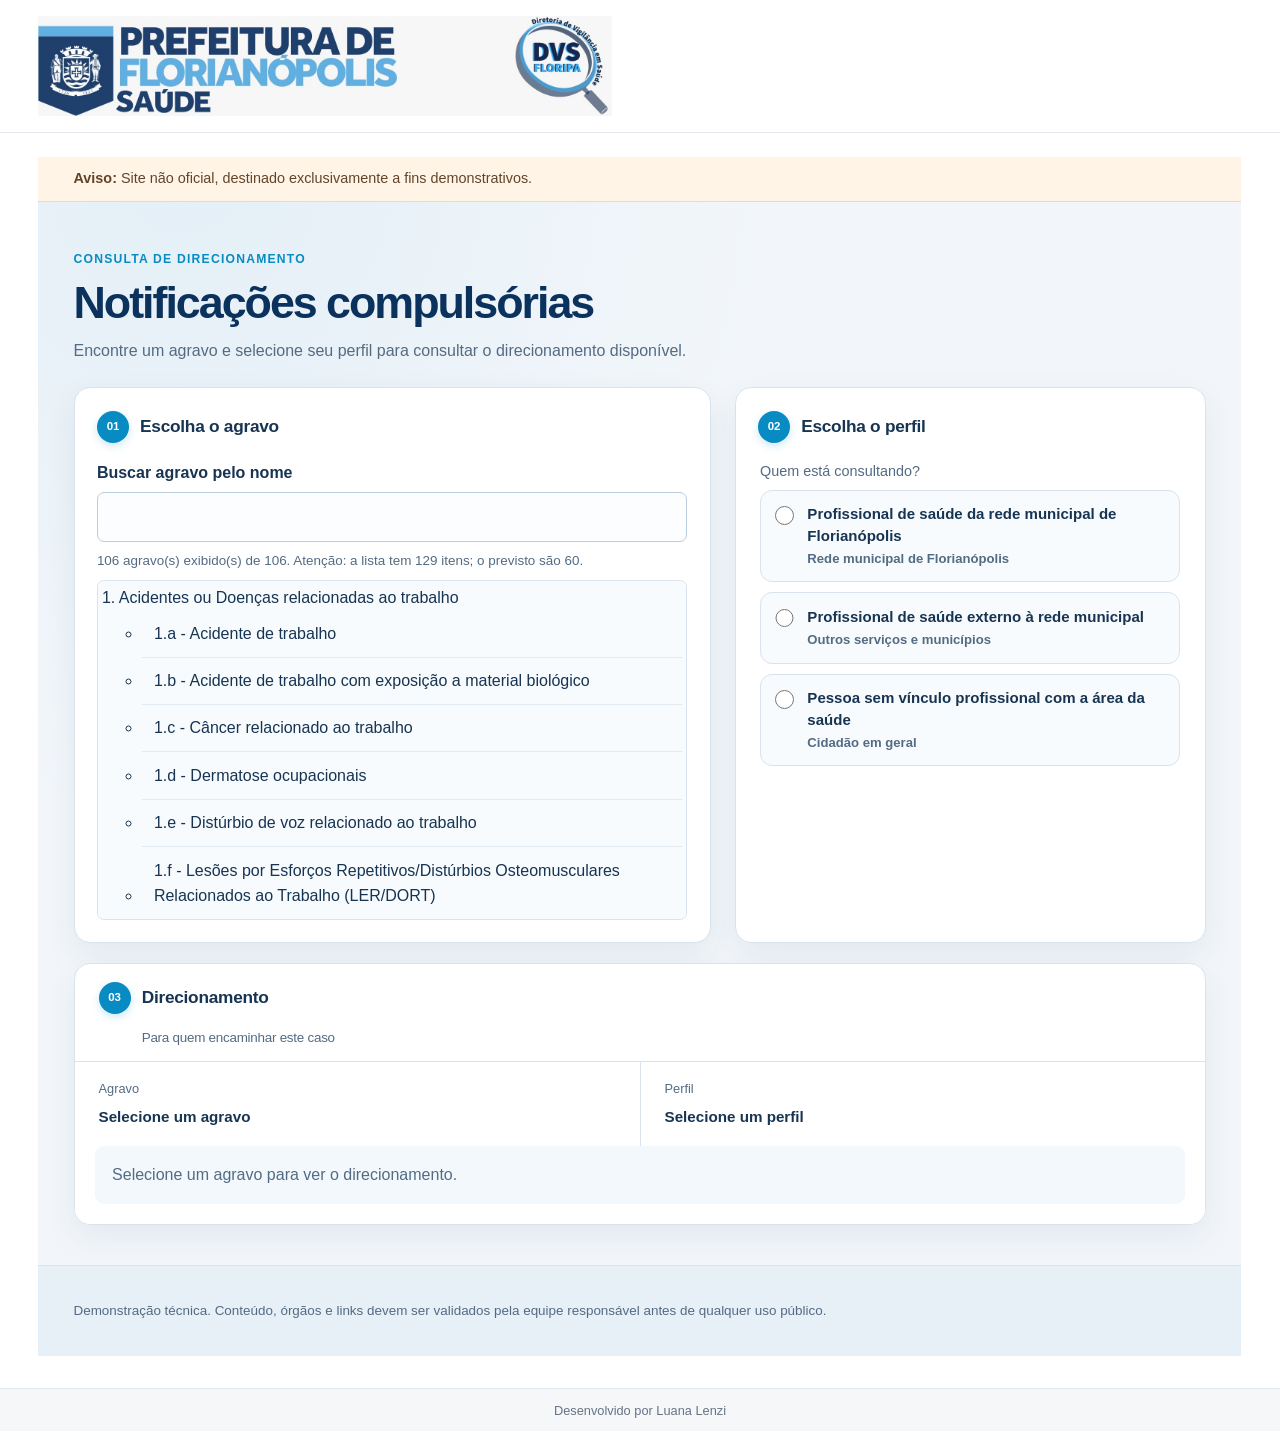
<file: public/index.html>
<!doctype html>
<html lang="pt-BR">
<head>
  <meta charset="utf-8">
  <meta name="viewport" content="width=device-width, initial-scale=1">
  <meta http-equiv="Content-Security-Policy" content="default-src 'self'; script-src 'self'; style-src 'self'; img-src 'self' data:; connect-src 'self'; base-uri 'none'; form-action 'none'; object-src 'none'">
  <meta name="referrer" content="strict-origin-when-cross-origin">
  <title>Notificações compulsórias — Demonstração</title>
  <link rel="stylesheet" href="css/portal.css?v=20261022-logo-unico">
</head>
<body>
  <header class="portal-capa" aria-label="Identificação institucional">
    <img src="images/logo-prefeitura-saude-dvs.png" alt="Prefeitura de Florianópolis Saúde e Diretoria de Vigilância em Saúde — DVS Floripa">
  </header>

  <main id="conteudo" class="portal-conteudo" tabindex="-1">
    <iframe
      id="aplicacao-notificacao"
      class="portal-aplicacao"
      title="Aplicação de Notificação Compulsória"
      src="notificacao.html?v=20261028-email-saude-trab"
      scrolling="no"></iframe>
  </main>

  <footer class="portal-rodape">
    <p>Desenvolvido por Luana Lenzi</p>
  </footer>

  <script src="js/portal.js?v=20261028-email-saude-trab" defer></script>
</body>
</html>
</file>
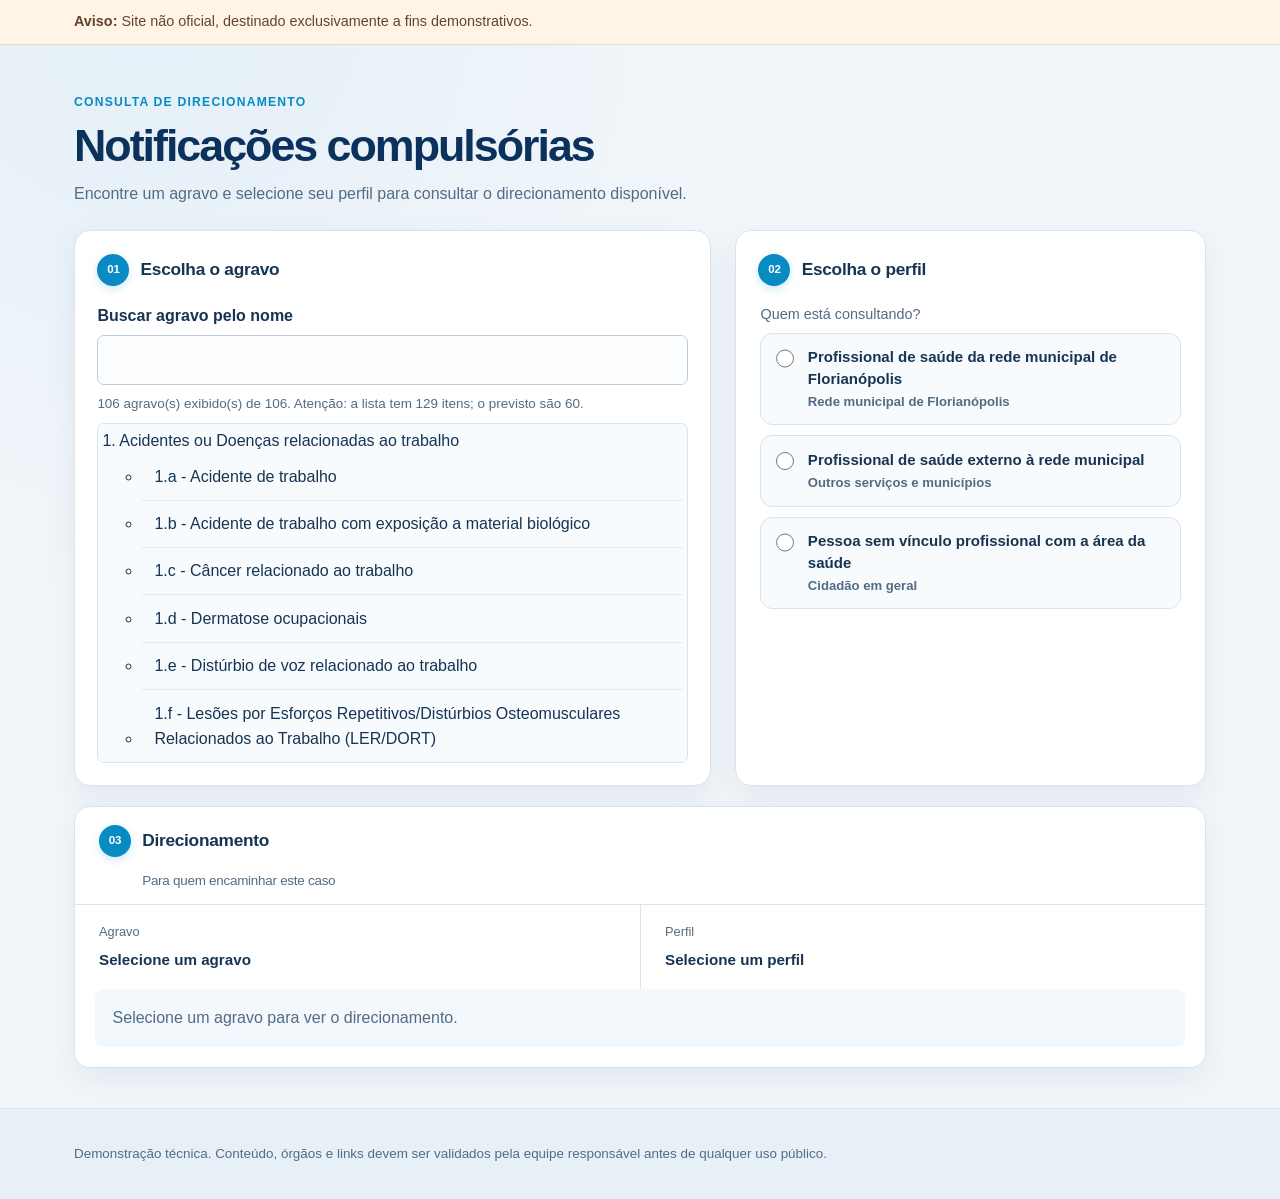
<file: public/notificacao.html>
<!doctype html>
<html lang="pt-BR">
<head>
  <meta charset="utf-8">
  <meta name="viewport" content="width=device-width, initial-scale=1">
  <meta http-equiv="Content-Security-Policy" content="default-src 'self'; script-src 'self'; style-src 'self'; img-src 'self' data:; connect-src 'self'; base-uri 'none'; form-action 'none'; object-src 'none'">
  <meta name="referrer" content="strict-origin-when-cross-origin">
  <title>Notificação Compulsória — Vigilância em Saúde (DEMONSTRAÇÃO)</title>
  <link rel="stylesheet" href="css/styles.css?v=20261028-email-saude-trab">
  <link rel="stylesheet" href="css/formulario-acidente.css?v=20261028-email-saude-trab">
</head>
<body>
  <a class="pular" href="#principal">Pular para o conteúdo</a>

  <div class="aviso" role="note">
    <div class="wrap">
      <strong>Aviso:</strong> Site não oficial, destinado exclusivamente a fins demonstrativos.
    </div>
  </div>

  <main id="principal" class="wrap">
    <div class="introducao">
      <p class="sobretitulo">Consulta de direcionamento</p>
      <h1>Notificações compulsórias</h1>
      <p>Encontre um agravo e selecione seu perfil para consultar o direcionamento disponível.</p>
    </div>

    <section aria-labelledby="h-agravo">
      <h2 id="h-agravo"><span class="etapa" aria-hidden="true">01</span> Escolha o agravo</h2>
      <label for="busca">Buscar agravo pelo nome</label>
      <input id="busca" type="search" autocomplete="off" aria-describedby="busca-status">
      <p id="busca-status" role="status"></p>
      <ul id="lista-agravos" class="lista-agravos" aria-label="Lista de agravos"></ul>
      <div id="conceito-agravo" class="conceito-agravo" role="tooltip" hidden></div>
    </section>

    <section aria-labelledby="h-perfil">
      <h2 id="h-perfil"><span class="etapa" aria-hidden="true">02</span> Escolha o perfil</h2>
      <fieldset>
        <legend>Quem está consultando?</legend>
        <div id="perfis"></div>
      </fieldset>
    </section>

    <section aria-labelledby="h-resultado">
      <h2 id="h-resultado"><span class="etapa" aria-hidden="true">03</span> Direcionamento</h2>
      <div id="resultado" class="resultado" aria-live="polite"></div>
    </section>
  </main>

  <footer class="rodape">
    <div class="wrap">
      <p>Demonstração técnica. Conteúdo, órgãos e links devem ser validados pela equipe responsável antes de qualquer uso público.</p>
    </div>
  </footer>

  <template id="form-acidente-template">
  <div class="acidente-inline">
  <div class="form-app">
  <header class="top-bar">
  <div class="progress-track" id="progressTrack" aria-hidden="true">
  <div class="progress-seg" data-seg="1"></div>
  <div class="progress-seg" data-seg="2"></div>
  <div class="progress-seg" data-seg="3"></div>
  <div class="progress-seg" data-seg="4"></div>
  <div class="progress-seg" data-seg="5"></div>
  <div class="progress-seg" data-seg="6"></div>
  </div>
  <div class="shell-container row between items-center">
  <span class="pill">Notificação de Acidente</span>
  <button type="button" class="btn btn-back-consulta" data-voltar-consulta>&larr; Voltar &#224; consulta</button><span class="step-counter" id="stepCounter">Tela 1 de 6</span>
  </div>
  <div class="shell-container hospital-alert-container">
  <div class="alert hospital-alert" role="note">
  <p>Ao concluir, baixe o arquivo em PDF e encaminhe-o para o e-mail <a href="mailto:saudetrab.sms@floripa.sc.gov.br">saudetrab.sms@floripa.sc.gov.br</a>.</p>
  </div>
  </div>
  </header>

  <main class="step-area" id="mainArea">

  <!-- TELA 1 -->
  <section class="screen active" data-screen="1">
  <h1 class="screen-title">Quem foi atendido</h1>
  <p class="screen-sub">Dados de identificação do trabalhador acidentado.</p>
  <div class="field-group">
  <div>
  <label class="field-label" for="nome">Nome completo</label>
  <input class="input input-lg" id="nome" type="text" placeholder="Ex.: Maria Aparecida Souza" data-required="Informe o nome completo" data-key="nome">
  <div class="field-error" data-err="nome">Informe o nome completo</div>
  </div>
  <div>
  <label class="field-label" for="nascimento">Data de nascimento</label>
  <input class="input input-lg" id="nascimento" type="date" data-key="nascimento" data-required="Informe a data de nascimento">
  <div class="field-error" data-err="nascimento">Informe a data de nascimento</div>
  </div>
  <div>
  <label class="field-label" for="cpf">CPF</label>
  <input class="input input-lg" id="cpf" type="text" inputmode="numeric" maxlength="14" placeholder="000.000.000-00" data-key="cpf" data-required="Informe o CPF">
  <div class="field-error" data-err="cpf">Informe o CPF</div>
  <div class="auto-note">
  <svg width="14" height="14" viewBox="0 0 24 24" fill="none" stroke="currentColor" stroke-width="2"><polyline points="23 4 23 10 17 10"></polyline><path d="M20.49 15a9 9 0 1 1-2.12-9.36L23 10"></path></svg>
  <span>Preenche nome, nascimento, sexo e endereço automaticamente</span>
  </div>
  </div>
  <div>
  <span class="field-label">Sexo</span>
  <div class="chip-row" data-chips="sexo" data-single="true" data-required="Selecione o sexo">
  <button type="button" class="chip" data-value="Masculino">Masculino</button>
  <button type="button" class="chip" data-value="Feminino">Feminino</button>
  <button type="button" class="chip" data-value="Ignorado">Ignorado</button>
  </div>
  <div class="field-error" data-err="sexo">Selecione o sexo</div>
  </div>
  </div>
  </section>

  <!-- TELA 2 -->
  <section class="screen" data-screen="2">
  <h1 class="screen-title">O trabalho</h1>
  <p class="screen-sub">Vínculo e função exercida no momento do acidente.</p>
  <div class="field-group">
  <div>
  <label class="field-label" for="ocupacao">Ocupação / cargo</label>
  <input class="input input-lg" id="ocupacao" type="text" placeholder="Ex.: Auxiliar de produção" data-key="ocupacao" data-required="Informe a ocupação">
  <div class="field-error" data-err="ocupacao">Informe a ocupação</div>
  </div>
  <div>
  <label class="field-label" for="situacao">Situação no mercado de trabalho</label>
  <select class="input input-lg" id="situacao" data-key="situacao" data-required="Selecione a situação">
  <option value="">Selecione</option>
  <option>Registrado</option>
  <option>Não registrado</option>
  <option>Autônomo</option>
  <option>Servidor público</option>
  <option>Aposentado</option>
  <option>Desempregado</option>
  <option>Temporário</option>
  <option>Cooperativado</option>
  <option>Trabalhador avulso</option>
  <option>Empregador</option>
  <option>Outros</option>
  <option>Ignorado</option>
  </select>
  <div class="field-error" data-err="situacao">Selecione a situação</div>
  </div>
  <div>
  <span class="field-label">Tempo nessa ocupação</span>
  <div class="unit-row">
  <input class="input input-lg" id="tempoNum" type="number" min="0" placeholder="Ex.: 4" data-key="tempoNum" data-required="Informe o tempo">
  <select class="input input-lg" id="tempoUnidade" data-key="tempoUnidade">
  <option>Dias</option>
  <option>Meses</option>
  <option selected>Anos</option>
  </select>
  </div>
  <div class="field-error" data-err="tempoNum">Informe o tempo na ocupação</div>
  </div>
  <div>
  <label class="field-label" for="cnpj">CNPJ ou CPF do empregador</label>
  <input class="input input-lg" id="cnpj" type="text" inputmode="numeric" placeholder="00.000.000/0000-00" data-key="cnpj" data-required="Informe o CNPJ ou CPF">
  <div class="field-error" data-err="cnpj">Informe o CNPJ ou CPF</div>
  <div class="auto-note">
  <svg width="14" height="14" viewBox="0 0 24 24" fill="none" stroke="currentColor" stroke-width="2"><polyline points="23 4 23 10 17 10"></polyline><path d="M20.49 15a9 9 0 1 1-2.12-9.36L23 10"></path></svg>
  <span>Preenche razão social, CNAE e endereço da empresa automaticamente</span>
  </div>
  </div>
  </div>
  </section>

  <!-- TELA 3 -->
  <section class="screen" data-screen="3">
  <h1 class="screen-title">O acidente</h1>
  <p class="screen-sub">Quando e onde o acidente aconteceu.</p>
  <div class="field-group">
  <div class="highlight-box">
  <span class="field-label">Tipo de acidente</span>
  <div class="chip-row" data-chips="tipoAcidente" data-single="true" data-required="Selecione o tipo de acidente" data-dynamic="tipo">
  <button type="button" class="chip chip-lg" data-value="Típico">Típico</button>
  <button type="button" class="chip chip-lg" data-value="Trajeto">Trajeto</button>
  <button type="button" class="chip chip-lg" data-value="Ignorado">Ignorado</button>
  </div>
  <p class="hint-line">Esta escolha define quais campos são obrigatórios.</p>
  <div class="field-error" data-err="tipoAcidente">Selecione o tipo de acidente</div>
  </div>
  <div>
  <label class="field-label" for="dataAcidente">Data do acidente</label>
  <input class="input input-lg" id="dataAcidente" type="date" data-key="dataAcidente" data-required="Informe a data do acidente">
  <div class="field-error" data-err="dataAcidente">Informe a data do acidente</div>
  </div>
  <div>
  <label class="field-label" for="horaAcidente">Hora do acidente</label>
  <input class="input input-lg" id="horaAcidente" type="time" data-key="horaAcidente" data-required="Informe a hora do acidente">
  <div class="field-error" data-err="horaAcidente">Informe a hora</div>
  </div>
  <div>
  <span class="field-label">Local onde ocorreu</span>
  <div class="chip-grid" data-chips="local" data-single="true" data-required="Selecione o local">
  <button type="button" class="chip" data-value="Instalações do contratante">Instalações do contratante</button>
  <button type="button" class="chip" data-value="Via pública">Via pública</button>
  <button type="button" class="chip" data-value="Instalações de terceiros">Instalações de terceiros</button>
  <button type="button" class="chip" data-value="Domicílio próprio">Domicílio próprio</button>
  <button type="button" class="chip" data-value="Ignorado">Ignorado</button>
  </div>
  <div class="field-error" data-err="local">Selecione o local</div>
  </div>
  </div>
  </section>

  <!-- TELA 4 -->
  <section class="screen" data-screen="4">
  <h1 class="screen-title">A lesão</h1>
  <p class="screen-sub">Parte do corpo atingida e forma como ocorreu.</p>
  <div class="field-group">
  <div>
  <span class="field-label">Parte do corpo atingida</span>
  <div class="chip-grid" data-chips="parteCorpo" data-single="true" data-required="Selecione a parte do corpo">
  <button type="button" class="chip" data-value="Olho">Olho</button>
  <button type="button" class="chip" data-value="Cabeça">Cabeça</button>
  <button type="button" class="chip" data-value="Pescoço">Pescoço</button>
  <button type="button" class="chip" data-value="Tórax">Tórax</button>
  <button type="button" class="chip" data-value="Abdome">Abdome</button>
  <button type="button" class="chip" data-value="Mão">Mão</button>
  <button type="button" class="chip" data-value="Membro superior">Membro superior</button>
  <button type="button" class="chip" data-value="Membro inferior">Membro inferior</button>
  <button type="button" class="chip" data-value="Pé">Pé</button>
  <button type="button" class="chip" data-value="Todo o corpo">Todo o corpo</button>
  <button type="button" class="chip" data-value="Outro">Outro</button>
  <button type="button" class="chip" data-value="Ignorado">Ignorado</button>
  </div>
  <div class="field-error" data-err="parteCorpo">Selecione a parte do corpo</div>
  </div>
  <div>
  <span class="field-label">Como ocorreu</span>
  <div class="chip-row" data-chips="comoOcorreu" data-single="true" data-required="Selecione como ocorreu">
  <button type="button" class="chip" data-value="Queda">Queda</button>
  <button type="button" class="chip" data-value="Corte">Corte</button>
  <button type="button" class="chip" data-value="Prensamento">Prensamento</button>
  <button type="button" class="chip" data-value="Impacto">Impacto</button>
  <button type="button" class="chip" data-value="Queimadura">Queimadura</button>
  <button type="button" class="chip" data-value="Exposição química">Exposição química</button>
  <button type="button" class="chip" data-value="Choque elétrico">Choque elétrico</button>
  <button type="button" class="chip" data-value="Atropelamento">Atropelamento</button>
  <button type="button" class="chip" data-value="Agressão">Agressão</button>
  <button type="button" class="chip" data-value="Outro">Outro</button>
  </div>
  <div class="field-error" data-err="comoOcorreu">Selecione como ocorreu</div>
  </div>
  <div>
  <label class="field-label" for="cid">CID do diagnóstico</label>
  <input class="input input-lg" id="cid" type="text" placeholder="Ex.: S61.0" maxlength="8" data-key="cid" data-required="Informe o CID">
  <div class="field-error" data-err="cid">Informe o CID</div>
  </div>
  <div>
  <span class="field-label">Regime de tratamento</span>
  <div class="chip-row" data-chips="regime" data-single="true" data-required="Selecione o regime de tratamento">
  <button type="button" class="chip" data-value="Hospitalar">Hospitalar</button>
  <button type="button" class="chip" data-value="Ambulatorial">Ambulatorial</button>
  <button type="button" class="chip" data-value="Ambos">Ambos</button>
  <button type="button" class="chip" data-value="Ignorado">Ignorado</button>
  </div>
  <div class="field-error" data-err="regime">Selecione o regime de tratamento</div>
  </div>
  </div>
  </section>

  <!-- TELA 5 -->
  <section class="screen" data-screen="5">
  <h1 class="screen-title">O que aconteceu</h1>
  <p class="screen-sub">Descreva a atividade e os fatores envolvidos.</p>
  <div class="field-group">
  <div>
  <label class="field-label" for="atividade">O que o trabalhador fazia no momento</label>
  <textarea class="input input-lg" id="atividade" rows="3" placeholder="Ex.: Operava a prensa de chapas na linha 2" data-key="atividade" data-required="Descreva a atividade"></textarea>
  <div class="field-error" data-err="atividade">Descreva a atividade</div>
  </div>
  <div>
  <label class="field-label" for="maquina">Máquina, equipamento ou substância envolvida</label>
  <textarea class="input input-lg" id="maquina" rows="2" placeholder="Ex.: Prensa hidráulica modelo P-40" data-key="maquina"></textarea>
  </div>
  <div>
  <span class="field-label">Fatores que contribuíram</span>
  <div class="chip-grid" data-chips="fatores" data-multi="true">
  <button type="button" class="chip" data-value="Falta de EPI">Falta de EPI</button>
  <button type="button" class="chip" data-value="EPI inadequado">EPI inadequado</button>
  <button type="button" class="chip" data-value="Falta de treinamento">Falta de treinamento</button>
  <button type="button" class="chip" data-value="Manutenção deficiente">Manutenção deficiente</button>
  <button type="button" class="chip" data-value="Ritmo ou pressão por produtividade">Ritmo ou pressão por produtividade</button>
  <button type="button" class="chip" data-value="Organização do trabalho">Organização do trabalho</button>
  <button type="button" class="chip" data-value="Falta de sinalização">Falta de sinalização</button>
  <button type="button" class="chip" data-value="Outro">Outro</button>
  </div>
  </div>
  </div>
  </section>

  <!-- TELA 6 -->
  <section class="screen" data-screen="6">
  <h1 class="screen-title">Fechamento</h1>
  <p class="screen-sub">Situação atual do caso e responsável pelo registro.</p>
  <div class="field-group">
  <div>
  <span class="field-label">Evolução do caso</span>
  <div class="chip-grid" data-chips="evolucao" data-single="true" data-required="Selecione a evolução">
  <button type="button" class="chip" data-value="Cura">Cura</button>
  <button type="button" class="chip" data-value="Incapacidade temporária">Incapacidade temporária</button>
  <button type="button" class="chip" data-value="Incapacidade parcial permanente">Incapacidade parcial permanente</button>
  <button type="button" class="chip" data-value="Incapacidade total permanente">Incapacidade total permanente</button>
  <button type="button" class="chip" data-value="Óbito por acidente de trabalho">Óbito por acidente de trabalho</button>
  <button type="button" class="chip" data-value="Óbito por outras causas">Óbito por outras causas</button>
  <button type="button" class="chip" data-value="Outro">Outro</button>
  <button type="button" class="chip" data-value="Ignorado">Ignorado</button>
  </div>
  <div class="field-error" data-err="evolucao">Selecione a evolução</div>
  </div>
  <div>
  <span class="field-label">CAT emitida?</span>
  <div class="chip-row" data-chips="cat" data-single="true" data-required="Informe se a CAT foi emitida">
  <button type="button" class="chip" data-value="Sim">Sim</button>
  <button type="button" class="chip" data-value="Não">Não</button>
  <button type="button" class="chip" data-value="Não se aplica">Não se aplica</button>
  <button type="button" class="chip" data-value="Ignorado">Ignorado</button>
  </div>
  <div class="field-error" data-err="cat">Informe se a CAT foi emitida</div>
  </div>
  <div class="pair-row">
  <div>
  <label class="field-label" for="profissional">Profissional responsável</label>
  <input class="input input-lg" id="profissional" type="text" placeholder="Ex.: Dra. Helena Rocha" data-key="profissional" data-required="Informe o profissional responsável">
  <div class="field-error" data-err="profissional">Informe o profissional responsável</div>
  </div>
  <div>
  <label class="field-label" for="dataFechamento">Data</label>
  <input class="input input-lg" id="dataFechamento" type="date" data-key="dataFechamento" data-required="Informe a data">
  <div class="field-error" data-err="dataFechamento">Informe a data</div>
  </div>
  </div>
  </div>
  </section>

  <!-- CONCLUSÃO -->
  <section class="screen" data-screen="7">
  <div class="success-card">
  <div class="success-icon">
  <svg width="32" height="32" viewBox="0 0 24 24" fill="none" stroke="currentColor" stroke-width="2.5"><polyline points="20 6 9 17 4 12"></polyline></svg>
  </div>
  <h1 class="screen-title center-text">Ficha demonstrativa preenchida</h1>
  <p class="screen-sub center-text">Este protótipo não enviou a notificação. Não use esta ficha como comprovante de comunicação.</p>
  <div class="summary-grid" id="summaryGrid"></div>
  <div class="actions-row">
  <button type="button" class="btn" data-variant="outline" id="btnRevisar">Revisar dados</button>
  <button type="button" class="btn" id="btnNova">Nova notificação</button>
  </div>
  <div class="actions-row">
  <button type="button" class="btn btn-print" id="btnImprimir"><svg width="20" height="20" viewBox="0 0 24 24" fill="none" stroke="currentColor" stroke-width="2"><polyline points="6 9 6 2 18 2 18 9"></polyline><path d="M6 18H4a2 2 0 0 1-2-2v-5a2 2 0 0 1 2-2h16a2 2 0 0 1 2 2v5a2 2 0 0 1-2 2h-2"></path><rect x="6" y="14" width="12" height="8"></rect></svg>Imprimir ficha</button>
  </div>
  </div>
  </section>

  </main>

  <div class="bottom-bar" id="bottomBar">
  <div class="bottom-inner">
  <button type="button" class="btn" data-variant="outline" id="btnVoltar">← Voltar</button>
  <button type="button" class="btn" id="btnContinuar">Seguinte</button>
  </div>
  </div>

  <footer class="app-footer" id="form-status" role="status">Protótipo navegável para validação de fluxo · Os dados não são enviados a nenhum sistema</footer>
  </div>

  <div class="print-only" id="printArea">

  <div class="pf-head">
  <p class="pf-title">FORMULÁRIO COMPLETO — ACIDENTE DE TRABALHO</p>
  </div>
  <p class="pf-date">Data de impressão: <span id="pfDataImpressao"></span></p>
  <p class="pf-note">Este protótipo não envia notificações. Cada campo mostra somente o valor informado.</p>
  <div id="pfBlocks"></div>
  <div class="pf-sign">
  <div>Assinatura do profissional responsável</div>
  <div>Data</div>
  </div>
  </div>

  <dialog class="dialog" id="dlgNova">
  <div>
  <header>
  <h2>Iniciar nova notificação?</h2>
  <p>Todos os dados preenchidos serão apagados.</p>
  </header>
  <footer class="row justify-end gap-2">
  <button type="button" class="btn" data-variant="ghost" data-dialog-close>Cancelar</button>
  <button type="button" class="btn" id="btnConfirmaNova">Apagar e recomeçar</button>
  </footer>
  </div>
  </dialog>
  </div>
  </template>

  <script src="js/formulario-acidente.js?v=20261028-email-saude-trab" defer></script>
  <script src="js/app.js?v=20261028-email-saude-trab" defer></script>
</body>
</html>
</file>
<file: public/css/portal.css>
:root {
  color-scheme: light;
  --portal-texto: #304459;
  font-family: Arial, "Segoe UI", sans-serif;
}

* { box-sizing: border-box; }
body { margin: 0; color: var(--portal-texto); background: #fff; }
a { color: inherit; }

.portal-capa { display: flex; align-items: center; justify-content: flex-start; padding: 1rem clamp(1.25rem, 3vw, 2.5rem); border-bottom: 1px solid #e1e7ec; }
.portal-capa img { display: block; width: min(100%, 580px); max-height: 100px; object-fit: contain; object-position: left center; }
.portal-conteudo { min-width: 0; padding: 1.5rem clamp(1.25rem, 3vw, 2.5rem) 2rem; }
.portal-aplicacao { display: block; width: 100%; min-height: 75vh; border: 0; background: #fff; overflow: hidden; }
.portal-rodape { padding: .85rem 1.5rem; border-top: 1px solid #e1e7ec; background: #f5f7f9; text-align: center; }
.portal-rodape p { margin: 0; color: #657487; font-size: .8rem; }

@media (max-width: 700px) {
  .portal-capa { padding: .75rem .9rem; }
  .portal-capa img { width: min(100%, 440px); max-height: 76px; }
  .portal-conteudo { padding: 1.2rem .9rem 1.5rem; }
  .portal-aplicacao { min-height: 80vh; }
}
</file>
<file: public/css/styles.css>
:root {
  color-scheme: light;
  --cor-texto: #173452;
  --cor-texto-suave: #536b83;
  --cor-fundo: #f2f6fa;
  --cor-superficie: #ffffff;
  --cor-primaria: #078bc2;
  --cor-primaria-escura: #0b315d;
  --cor-destaque: #a33e35;
  --cor-fundo-suave: #e8f3f9;
  --cor-borda: #d8e3ed;
  --sombra: 0 12px 32px rgba(16, 50, 86, .07);
  --fonte: "Aptos", "Segoe UI", sans-serif;
}

* { box-sizing: border-box; }
body {
  margin: 0;
  font-family: var(--fonte);
  color: var(--cor-texto);
  background: radial-gradient(ellipse at 12% 0%, #e4eff7 0, transparent 36rem), var(--cor-fundo);
  line-height: 1.6;
}
.wrap { max-width: 1180px; margin: 0 auto; padding: 1.25rem 1.5rem; }

.pular { position: absolute; left: -999px; }
.pular:focus { left: 1rem; top: 1rem; background: #fff; padding: .5rem 1rem; z-index: 10; outline: 3px solid var(--cor-primaria); }

.topo { background: var(--cor-primaria-escura); color: #fff; border-bottom: 4px solid #12a8d8; }
.topo .wrap { display: flex; align-items: center; padding-top: .75rem; padding-bottom: .75rem; }
.marca { display: flex; align-items: center; gap: .75rem; }
.marca-simbolo { display: grid; place-items: center; width: 2.5rem; height: 2.5rem; border: 1px solid rgba(255, 255, 255, .4); border-radius: 7px; color: #fff; font-size: .8rem; font-weight: 800; }
.marca-nome { display: grid; gap: .05rem; font-size: .95rem; font-weight: 700; line-height: 1.2; }
.marca-nome small { color: #c6e3f1; font-size: .72rem; font-weight: 500; text-transform: uppercase; }

.aviso { background: #fff4e6; color: #63442b; border-bottom: 1px solid #ead9c3; font-size: .9rem; }
.aviso .wrap { padding-top: .65rem; padding-bottom: .65rem; }

#principal {
  display: grid;
  grid-template-columns: minmax(0, 1.15fr) minmax(300px, .85fr);
  gap: 1.25rem 1.5rem;
  padding-top: 2.5rem;
  padding-bottom: 2.5rem;
}
.introducao { grid-column: 1 / -1; max-width: 760px; padding: .5rem 0 .25rem; }
.sobretitulo { margin: 0 0 .55rem; color: var(--cor-primaria); font-size: .76rem; font-weight: 800; letter-spacing: .1em; text-transform: uppercase; }
h1 {
  max-width: 760px;
  margin: 0 0 .7rem;
  font-size: clamp(2rem, 4vw, 2.8rem);
  font-weight: 750;
  letter-spacing: -.045em;
  line-height: 1.08;
  color: #0b315d;
}
.introducao > p:last-child { max-width: 680px; margin: 0; color: var(--cor-texto-suave); }
#principal > section {
  min-width: 0;
  padding: 1.4rem;
  background: var(--cor-superficie);
  border: 1px solid var(--cor-borda);
  border-radius: 16px;
  box-shadow: var(--sombra);
}
#principal > section[aria-labelledby="h-resultado"] {
  grid-column: 1 / -1;
  padding: 0;
  overflow: hidden;
}
#principal > section[aria-labelledby="h-resultado"] > h2 {
  display: grid;
  grid-template-columns: 2rem minmax(0, 1fr);
  column-gap: .7rem;
  align-items: center;
  margin: 0;
  padding: 1.1rem 1.5rem .9rem;
  border-bottom: 1px solid var(--cor-borda);
}
#principal > section[aria-labelledby="h-resultado"] > h2::after {
  display: block;
  grid-column: 2;
  margin-top: .25rem;
  color: var(--cor-texto-suave);
  content: "Para quem encaminhar este caso";
  font-size: .84rem;
  font-weight: 400;
}
.resultado { min-height: 0; padding: 0; border: 0; border-radius: 0; background: #fff; }
.resultado-contexto { display: grid; grid-template-columns: repeat(2, minmax(0, 1fr)); }
.resultado-campo { min-width: 0; display: grid; align-content: start; gap: .3rem; padding: 1.1rem 1.5rem; }
.resultado-campo + .resultado-campo { border-left: 1px solid var(--cor-borda); }
.resultado-rotulo { color: var(--cor-texto-suave); font-size: .8rem; }
.resultado-valor { color: var(--cor-texto); font-size: .95rem; overflow-wrap: anywhere; }
.resultado-conteudo { padding: 0 1.25rem 1.25rem; }
.resultado-mensagem { margin: 0; padding: 1rem 1.1rem; border-radius: 9px; color: var(--cor-texto-suave); background: #f2f8fc; }
.resultado-contato {
  padding: 1.25rem 1.5rem;
  border-left: 4px solid var(--cor-primaria);
  border-radius: 12px;
  background: #e8f3f9;
}
.resultado-contato-rotulo { margin: 0 0 .15rem; color: var(--cor-texto-suave); font-size: .85rem; }
.resultado-contato-titulo { margin: 0 0 .85rem; color: var(--cor-primaria-escura); font-size: 1.15rem; }
.resultado-contato-acoes { display: flex; flex-wrap: wrap; align-items: center; gap: .75rem 1rem; }
.resultado-telefone { color: var(--cor-primaria-escura); font-size: clamp(1.3rem, 3vw, 1.75rem); font-weight: 800; text-decoration: none; }
.botao-ligar, .botao-copiar {
  min-height: 44px;
  display: inline-flex;
  align-items: center;
  justify-content: center;
  gap: .5rem;
  padding: .65rem 1rem;
  border: 1px solid transparent;
  border-radius: 9px;
  font: inherit;
  font-size: .9rem;
  font-weight: 700;
  text-decoration: none;
  cursor: pointer;
  transition: background .16s ease, border-color .16s ease, transform .16s ease;
}
.botao-ligar { color: #fff; background: var(--cor-primaria); }
.botao-ligar:hover { background: #0675a5; }
.botao-ligar-icone { font-size: 1.05rem; }
.botao-celk {
  min-height: 46px;
  display: inline-flex;
  align-items: center;
  justify-content: center;
  gap: .65rem;
  padding: .7rem 1.1rem;
  border-radius: 9px;
  color: #fff;
  background: var(--cor-primaria);
  font-size: .95rem;
  font-weight: 700;
  font-family: inherit;
  text-decoration: none;
  transition: background .16s ease, transform .16s ease;
}
.resultado-painel button.botao-celk { border: 0; cursor: pointer; }
.botao-celk:hover { background: #0675a5; transform: translateY(-1px); }
.botao-celk:focus-visible { outline: 3px solid #12a8d8; outline-offset: 3px; }
.botao-celk-icone { font-size: 1.1rem; }
.botao-copiar { margin-top: .8rem; border-color: var(--cor-borda); color: var(--cor-primaria-escura); background: transparent; font-weight: 500; }
.botao-copiar:hover { border-color: #9ec7db; background: rgba(255, 255, 255, .65); }
.botao-ligar:focus-visible, .botao-copiar:focus-visible { outline: 3px solid #12a8d8; outline-offset: 3px; }
.resultado-status-copia { min-height: 1.35em; margin: .25rem 0 0; color: var(--cor-primaria-escura); font-size: .82rem; }
.resultado-painel { padding: 1.1rem 1.25rem; border-left: 4px solid var(--cor-primaria); border-radius: 0 9px 9px 0; background: #f2f8fc; }
.resultado-painel p { margin: .35rem 0; }
.resultado-painel-titulo { color: var(--cor-primaria-escura); font-size: 1.05rem; font-weight: 750; }
.resultado-painel-texto { line-height: 1.65; white-space: pre-line; }
.resultado-painel-orgao { font-weight: 700; }
.resultado-painel a { color: var(--cor-primaria-escura); font-weight: 700; text-underline-offset: .2em; }
h2 { display: flex; align-items: center; gap: .7rem; font-size: 1.08rem; letter-spacing: -.015em; line-height: 1.3; margin: 0 0 1.1rem; }
.etapa { display: grid; place-items: center; flex: 0 0 2rem; width: 2rem; height: 2rem; border-radius: 50%; background: var(--cor-primaria); color: #fff; font-size: .72rem; font-weight: 800; box-shadow: 0 3px 8px rgba(7, 139, 194, .2); }

label { display: block; font-weight: 650; margin-bottom: .4rem; }
input[type="search"] {
  width: 100%; min-height: 48px; padding: .7rem .85rem; font: inherit; color: var(--cor-texto);
  background: #fbfdff; border: 1px solid #bbccdc; border-radius: 7px;
  transition: border-color .18s ease, box-shadow .18s ease, background .18s ease;
}
input[type="search"]:focus { background: #fff; border-color: var(--cor-primaria); box-shadow: 0 0 0 3px rgba(7, 139, 194, .16); outline: 0; }
button:focus-visible, input[type="radio"]:focus-visible {
  outline: 3px solid #12a8d8; outline-offset: 3px;
}
#busca-status { min-height: 1.5em; margin: .5rem 0; color: var(--cor-texto-suave); font-size: .84rem; }

.lista-agravos { list-style: none; padding: .25rem; margin: .5rem 0 0; max-height: 340px; overflow: auto; background: #f7fbfe; border: 1px solid var(--cor-borda); border-radius: 7px; }
.lista-agravos li { border-bottom: 1px solid #e2ebf3; }
.lista-agravos li:last-child { border-bottom: 0; }
.item-agravo {
  width: 100%; min-height: 44px; text-align: left; padding: .65rem .75rem; font: inherit; background: transparent;
  border: 0; border-radius: 5px; cursor: pointer; color: var(--cor-texto); transition: background .16s ease, color .16s ease;
}
.item-agravo:hover { background: #e8f3fa; }
.item-agravo[aria-pressed="true"] { background: var(--cor-primaria); color: #fff; font-weight: 650; }
.vazio { padding: .9rem; color: var(--cor-texto-suave); }
.conceito-agravo {
  position: fixed;
  z-index: 20;
  width: max-content;
  max-width: min(22rem, calc(100vw - 1.5rem));
  max-height: min(12rem, calc(100vh - 1.5rem));
  overflow: auto;
  padding: .7rem .85rem;
  color: #fff;
  background: #173452;
  border: 1px solid #fff;
  border-radius: 7px;
  box-shadow: 0 6px 20px rgba(16, 50, 86, .24);
  font-size: .9rem;
  line-height: 1.45;
  overflow-wrap: anywhere;
  pointer-events: none;
}
.conceito-agravo[hidden] { display: none; }
.grupo-agravo-titulo:focus-visible { outline: 3px solid #12a8d8; outline-offset: 3px; }

fieldset { min-width: 0; border: 0; padding: 0; }
legend { margin-bottom: .4rem; color: var(--cor-texto-suave); font-size: .9rem; font-weight: 500; padding: 0; }
#perfis { display: grid; gap: .6rem; }
.opcao {
  display: flex;
  gap: .85rem;
  align-items: flex-start;
  min-height: 72px;
  padding: .8rem .9rem;
  margin: 0;
  border: 1px solid var(--cor-borda);
  border-radius: 12px;
  background: #f8fbfd;
  cursor: pointer;
  transition: border-color .16s ease, background .16s ease, box-shadow .16s ease, transform .16s ease;
}
.opcao:hover { border-color: #9ec7db; background: #f1f8fc; }
.opcao input { flex: 0 0 auto; margin: .18rem 0 0; width: 1.15rem; height: 1.15rem; accent-color: var(--cor-primaria); }
.opcao-texto { display: grid; gap: .2rem; min-width: 0; }
.opcao-titulo { color: var(--cor-texto); font-size: .94rem; font-weight: 700; line-height: 1.45; }
.opcao-descricao { color: var(--cor-texto-suave); font-size: .82rem; line-height: 1.4; }
.opcao:has(input:checked) {
  border-color: var(--cor-primaria);
  background: #e8f5fa;
  box-shadow: inset 0 0 0 1px var(--cor-primaria);
}
.opcao:has(input:checked) .opcao-titulo { color: var(--cor-primaria-escura); }

.pendente { display: inline-block; margin-top: .4rem; }

.rodape { background: #e7f0f7; border-top: 1px solid var(--cor-borda); }
.rodape p { font-size: .84rem; color: var(--cor-texto-suave); margin: 0; padding: .9rem 0; }

@media (max-width: 720px) {
  .wrap { padding-left: 1rem; padding-right: 1rem; }
  #principal { grid-template-columns: minmax(0, 1fr); gap: 1rem; padding-top: 1.75rem; padding-bottom: 1.75rem; }
  #principal > section[aria-labelledby="h-resultado"] { grid-column: auto; }
  #principal > section { padding: 1rem; }
  #principal > section[aria-labelledby="h-resultado"] { padding: 0; }
  #principal > section[aria-labelledby="h-resultado"] > h2 { padding: 1rem; }
  .resultado-contexto { grid-template-columns: minmax(0, 1fr); }
  .resultado-campo { padding: .85rem 1rem; }
  .resultado-campo + .resultado-campo { border-top: 1px solid var(--cor-borda); border-left: 0; }
  .resultado-conteudo { padding: 0 .75rem .75rem; }
  .resultado-contato { padding: 1rem; }
  .resultado-contato-acoes { align-items: flex-start; flex-direction: column; }
  .botao-celk { width: 100%; }
  .introducao { padding-top: 0; }
  h1 { font-size: 2rem; }
  .lista-agravos { max-height: 280px; }
}
@media (prefers-reduced-motion: reduce) { *, *::before, *::after { transition: none !important; scroll-behavior: auto !important; } }
</file>
<file: public/css/formulario-acidente.css>
.form-app {
--accent: #078bc2;
--accent-contrast: #fff;
--accent-text: #0b315d;
--surface: #fff;
--border: #d8e3ed;
--radius: 10px;

min-height: 0;
display: flex;
flex-direction: column;
background: #ffffff;
}
.top-bar {
position: sticky;
top: 0;
z-index: 10;
background: #ffffff;
border-bottom: 1px solid var(--border);
}
.progress-track {
height: 4px;
background: #e6eaee;
display: grid;
grid-template-columns: repeat(6, 1fr);
gap: 3px;
}
.progress-seg {
background: #e6eaee;
transition: background 0.3s ease;
}
.progress-seg.done {
background: var(--accent);
}
.step-area {
flex: 1;
width: 100%;
max-width: 640px;
margin: 0 auto;
padding: 48px 24px 24px;
box-sizing: border-box;
}
.screen {
display: none;
animation: fadeIn 0.3s ease;
}
.screen.active {
display: block;
}
@keyframes fadeIn {
from { opacity: 0; transform: translateY(6px); }
to { opacity: 1; transform: translateY(0); }
}
.screen-title {
font-size: 30px;
font-weight: 700;
line-height: 1.2;
margin: 0 0 8px;
color: #111827;
}
.screen-sub {
color: #6b7280;
font-size: 15px;
margin: 0 0 40px;
}
.field-group {
display: flex;
flex-direction: column;
gap: 36px;
}
.field-label {
display: block;
font-weight: 600;
font-size: 15px;
color: #1f2937;
margin-bottom: 10px;
}
.field-help {
font-size: 13px;
color: #6b7280;
margin-top: 8px;
}
.field-error {
font-size: 13px;
color: #b42318;
margin-top: 8px;
display: none;
}
.field-error.show {
display: block;
}
.input-lg {
width: 100%;
height: 48px;
font-size: 16px;
box-sizing: border-box;
}
.input.invalid {
border-color: #e8a7a0;
}
.chip-row {
display: flex;
flex-wrap: wrap;
gap: 10px;
}
.chip-grid {
display: grid;
grid-template-columns: repeat(auto-fill, minmax(150px, 1fr));
gap: 10px;
}
.chip {
border: 1px solid #d0d5dd;
background: #ffffff;
color: #344054;
border-radius: 999px;
padding: 10px 18px;
font-size: 14px;
font-weight: 500;
cursor: pointer;
transition: all 0.15s ease;
font-family: inherit;
}
.chip:hover {
border-color: var(--accent);
}
.chip.selected {
background: var(--accent);
border-color: var(--accent);
color: #ffffff;
}
.chip-lg {
padding: 16px 22px;
font-size: 15px;
border-radius: 12px;
text-align: center;
}
.chip-grid .chip {
border-radius: 999px;
}
.highlight-box {
border: 2px solid var(--accent);
background: #eef6f9;
border-radius: 14px;
padding: 24px;
}
.highlight-box .field-label {
margin-bottom: 14px;
}
.hint-line {
font-size: 13px;
color: #6b7280;
margin-top: 14px;
}
.auto-note {
display: flex;
align-items: center;
gap: 8px;
font-size: 13px;
color: #6b7280;
margin-top: 10px;
}
.calc-box {
background: #f3f6f8;
border-radius: 12px;
padding: 16px 18px;
display: flex;
justify-content: space-between;
align-items: center;
gap: 12px;
}
.calc-value {
font-size: 18px;
font-weight: 700;
color: var(--accent-text);
}
.link-btn {
background: none;
border: none;
color: var(--accent-text);
font-size: 13px;
font-weight: 600;
cursor: pointer;
padding: 0;
text-decoration: underline;
font-family: inherit;
}
.pair-row {
display: grid;
grid-template-columns: 1fr 1fr;
gap: 24px;
}
.unit-row {
display: grid;
grid-template-columns: 1fr 140px;
gap: 12px;
}
.bottom-bar {
border-top: 1px solid var(--border);
background: #ffffff;
position: sticky;
bottom: 0;
}
.bottom-inner {
max-width: 640px;
margin: 0 auto;
padding: 16px 24px;
display: flex;
justify-content: space-between;
align-items: center;
gap: 12px;
}
.step-counter {
font-size: 12px;
color: #6b7280;
letter-spacing: 0.02em;
}
.summary-grid {
display: grid;
grid-template-columns: 1fr 1fr;
gap: 16px 32px;
}
.summary-item span {
display: block;
font-size: 12px;
color: #6b7280;
margin-bottom: 4px;
}
.summary-item strong {
font-size: 15px;
color: #111827;
font-weight: 600;
}
.success-icon {
width: 64px;
height: 64px;
border-radius: 50%;
background: #e6f2ef;
color: #0f7a5a;
display: flex;
align-items: center;
justify-content: center;
margin: 0 auto 24px;
}
.center-text {
text-align: center;
}
.success-card {
background: #ffffff;
border: 1px solid var(--border);
border-radius: 16px;
padding: 40px 32px;
max-width: 640px;
margin: 0 auto;
}
.actions-row {
display: flex;
gap: 12px;
flex-wrap: wrap;
justify-content: center;
margin-top: 32px;
}
.pill {
display: inline-block;
background: #e6f2f6;
color: var(--accent-text);
border-radius: 999px;
padding: 4px 12px;
font-size: 12px;
font-weight: 600;
}
.eyebrow-row {
display: flex;
align-items: center;
gap: 10px;
margin-bottom: 12px;
}
.print-only {
display: none;
}
.btn-print {
min-width: 220px;
height: 52px;
font-size: 16px;
display: inline-flex;
align-items: center;
gap: 10px;
box-shadow: 0 4px 14px rgba(26, 95, 122, 0.25);
}
.app-footer {
font-size: 12px;
color: #6b7280;
text-align: center;
padding: 16px 24px;
}
@media (max-width: 640px) {
.step-area {
padding: 32px 18px 16px;
}
.screen-title {
font-size: 26px;
}
.pair-row,
.summary-grid {
grid-template-columns: 1fr;
}
.bottom-inner {
padding: 14px 18px;
}
.chip-grid {
grid-template-columns: repeat(2, 1fr);
}
}
@media print {
@page { size: A4; margin: 1.5cm; }
html, body { height: auto !important; overflow: visible !important; display: block !important; background: #ffffff !important; color: #000 !important; }
body * { visibility: hidden; }
.form-app, .form-app *, .dialog, .dialog *, .toast, .toast * { display: none !important; }
#printArea, #printArea * { visibility: visible; }
#printArea {
display: block !important;
position: absolute;
left: 0;
top: 0;
width: 100%;
font-family: Georgia, 'Times New Roman', serif;
font-size: 10.5pt;
color: #000;
}
#printArea .pf-head { text-align: center; border-bottom: 1.5px solid #000; padding-bottom: 6px; margin-bottom: 4px; }
#printArea .pf-title { font-weight: 700; font-size: 12pt; margin: 0; }
#printArea .pf-date { text-align: right; font-size: 9.5pt; margin: 0 0 8px; }
#printArea .pf-note { margin: 0 0 12px; font-size: 9pt; }
#printArea .pf-block { margin-bottom: 12px; }
#printArea .pf-block h3 { background: #e6e6e6; font-size: 10pt; font-weight: 700; margin: 0 0 6px; padding: 4px 8px; text-transform: uppercase; border: 1px solid #000; break-after: avoid; }
#printArea .pf-field { margin: 0 0 8px; padding: 0 4px 5px; border-bottom: 1px solid #b6b6b6; page-break-inside: avoid; break-inside: avoid; }
#printArea .pf-field h4 { margin: 0 0 3px; font-size: 9.5pt; font-weight: 700; }
#printArea .pf-answer { margin: 0 0 3px; min-height: 14px; white-space: pre-wrap; overflow-wrap: anywhere; }
#printArea .pf-choices { display: flex; flex-wrap: wrap; gap: 2px 14px; margin: 0; padding: 0; list-style: none; }
#printArea .pf-choices li { font-size: 9pt; }
#printArea .pf-sign { margin-top: 36px; display: grid; grid-template-columns: 2fr 1fr; gap: 24px; page-break-inside: avoid; }
#printArea .pf-sign div { border-top: 1px solid #000; padding-top: 4px; font-size: 9.5pt; }
}

.form-app .alert { display: grid; gap: 4px; padding: 12px 16px; border: 1px solid #ead9c3; border-radius: 10px; background: #fff4e6; color: #63442b; font-size: 14px; }
.form-app .alert p { margin: 0; }
.form-app .hospital-alert { border-color: #d8e3ed; background: #e8f3f9; color: #173452; }
.form-app .hospital-alert ul { display: grid; gap: 2px; margin: 4px 0 0; padding-left: 20px; list-style: disc; }
.form-app .hospital-alert ul + p { margin-top: 10px; }
.form-app [hidden] { display: none !important; }
.form-app .btn { display: inline-flex; align-items: center; justify-content: center; gap: 6px; min-height: 36px; padding: 8px 14px; border: 1px solid transparent; border-radius: 8px; background: #078bc2; color: #fff; font: inherit; font-size: 14px; font-weight: 600; cursor: pointer; }
.form-app .btn:hover { background: #0675a5; }
.form-app .btn[data-variant="outline"], .form-app .btn[data-variant="ghost"] { border-color: #d8e3ed; background: #fff; color: #173452; }
.form-app .btn[data-variant="ghost"] { border-color: transparent; }
.form-app .input { width: 100%; min-height: 36px; padding: 6px 12px; border: 1px solid #bbccdc; border-radius: 8px; background: #fff; color: #173452; font: inherit; font-size: 14px; }
.form-app .input:focus { outline: 2px solid #078bc2; outline-offset: 1px; }
.form-app textarea.input { height: auto; padding: 12px 14px; }
.form-app .row { display: flex; flex-wrap: wrap; align-items: center; gap: 8px; }
.form-app .justify-end { justify-content: flex-end; }
.form-app .top-bar > .shell-container { max-width: 640px; margin: 0 auto; padding: 14px 24px; }
.form-app .top-bar > .shell-container.row { display: flex; align-items: center; justify-content: space-between; gap: 12px; }
.form-app .top-bar > .shell-container:not(.row) { padding-top: 8px; padding-bottom: 8px; }
.acidente-inline dialog.dialog { width: min(520px, calc(100vw - 32px)); max-height: calc(100vh - 32px); margin: auto; padding: 0; border: 1px solid #d8e3ed; border-radius: 14px; background: #fff; color: #173452; box-shadow: 0 20px 50px rgba(0,0,0,.25); }
.acidente-inline dialog.dialog::backdrop { background: rgba(0,0,0,.5); }
.acidente-inline dialog.dialog > div { display: grid; gap: 16px; padding: 24px; }
.acidente-inline dialog.dialog header { display: grid; gap: 4px; }
.acidente-inline dialog.dialog header h2 { margin: 0; font-size: 18px; font-weight: 600; }
.acidente-inline dialog.dialog header p { margin: 0; color: #536b83; font-size: 14px; }
.form-app .btn-back-consulta { min-height: 32px; padding: 6px 10px; background: #fff; color: #0b315d; border: 1px solid #d8e3ed; font-size: 13px; }
html:has(body.modo-formulario-acidente) {
  height: 100%;
  height: 100dvh;
  overflow: hidden;
}
body.modo-formulario-acidente {
  height: 100%;
  overflow: hidden;
  display: flex;
  flex-direction: column;
}
body.modo-formulario-acidente .aviso { flex: none; }
body.modo-formulario-acidente #principal {
  display: flex;
  flex: 1;
  flex-direction: column;
  width: 100%;
  max-width: 760px;
  min-height: 0;
  margin: 0 auto;
  padding-top: .75rem;
  padding-bottom: 0;
  overflow: hidden;
}
body.modo-formulario-acidente #principal > :not(section[aria-labelledby="h-resultado"]) { display: none; }
body.modo-formulario-acidente #principal > section[aria-labelledby="h-resultado"] {
  display: flex;
  flex: 1;
  flex-direction: column;
  min-height: 0;
  padding: 0;
  overflow: hidden;
  border: 0;
  box-shadow: none;
  background: transparent;
}
body.modo-formulario-acidente #principal > section[aria-labelledby="h-resultado"] > h2 { display: none; }
body.modo-formulario-acidente #resultado {
  display: flex;
  flex: 1;
  flex-direction: column;
  min-height: 0;
  padding: 0;
  overflow: hidden;
}
body.modo-formulario-acidente .acidente-inline,
body.modo-formulario-acidente .form-app {
  display: flex;
  flex: 1;
  flex-direction: column;
  min-height: 0;
  height: auto;
  overflow: hidden;
}
body.modo-formulario-acidente .form-app .top-bar { position: static; flex: none; }
body.modo-formulario-acidente .step-area {
  flex: 1;
  min-height: 0;
  overflow: auto;
}
body.modo-formulario-acidente .bottom-bar,
body.modo-formulario-acidente .app-footer { position: static; flex: none; }
body.modo-formulario-acidente .rodape { display: none; }
@media (max-width: 640px) { .form-app .btn-back-consulta { width: auto; } }
</file>
